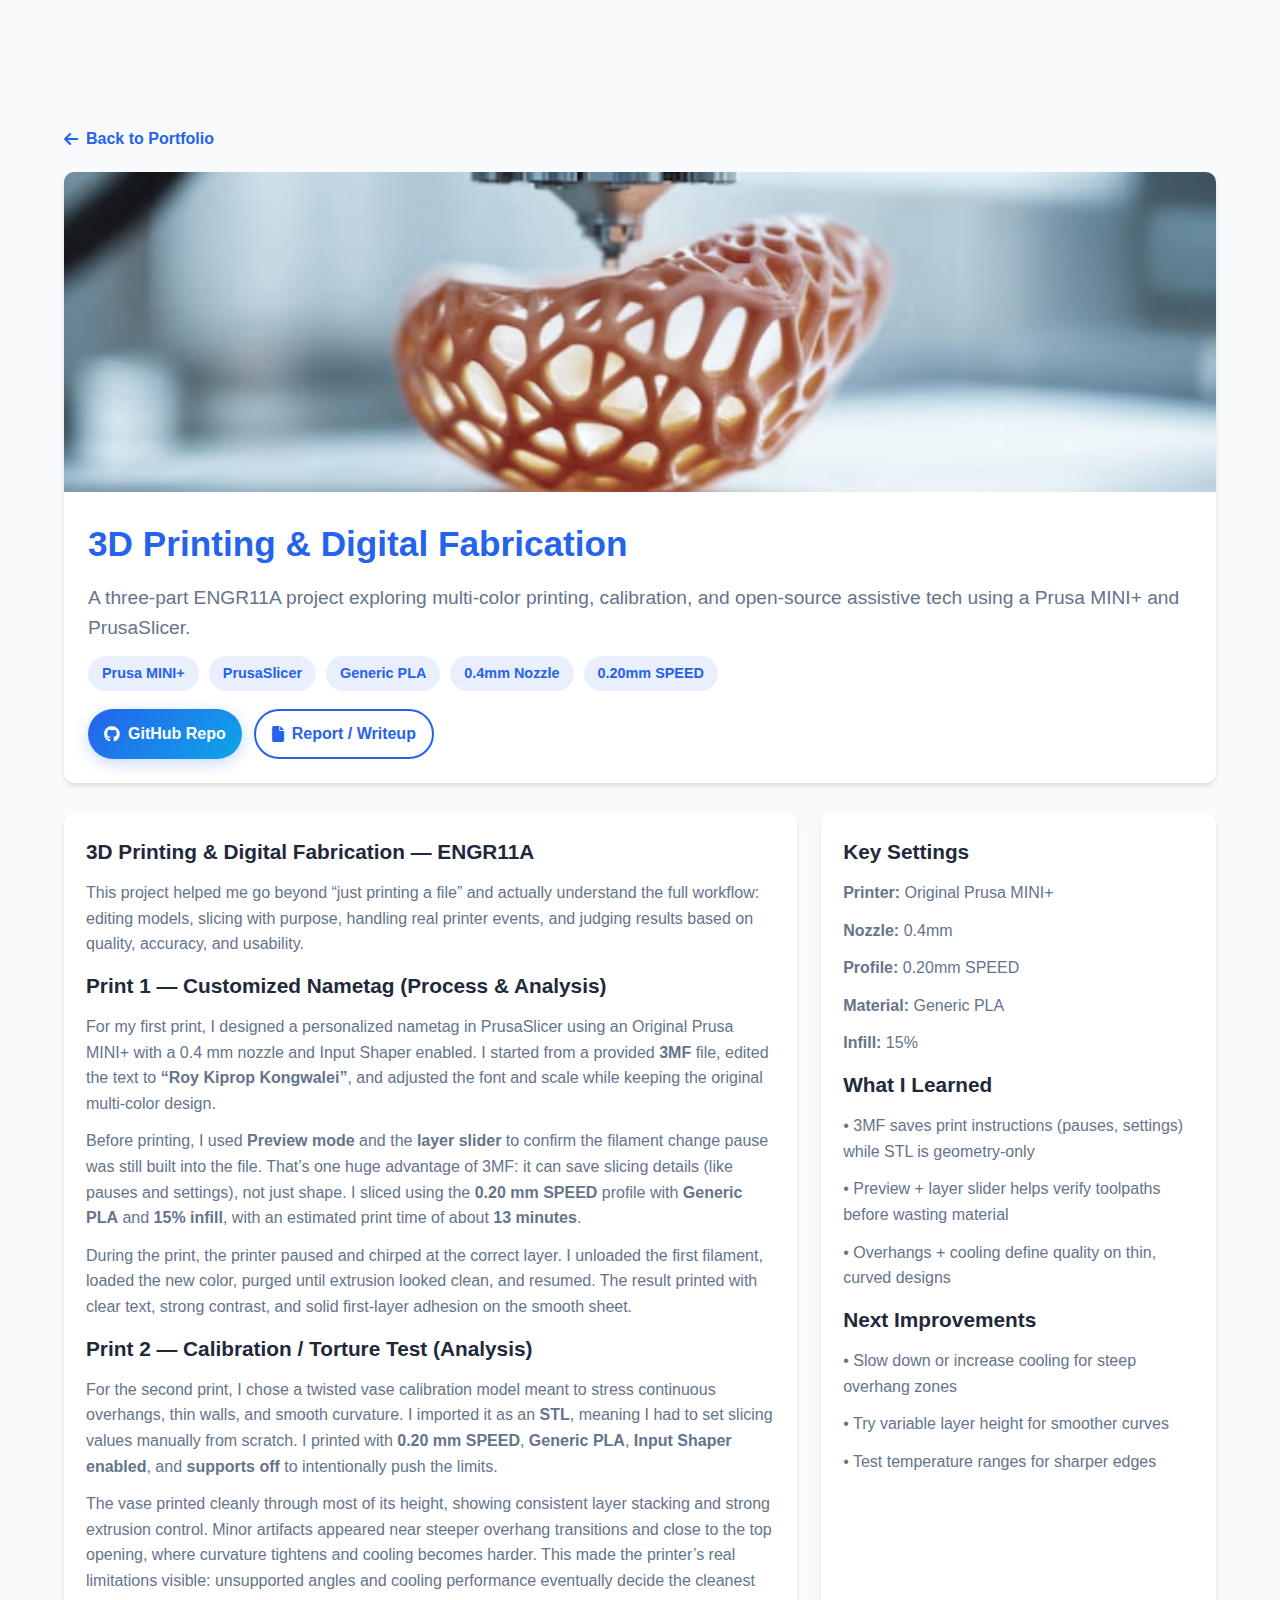
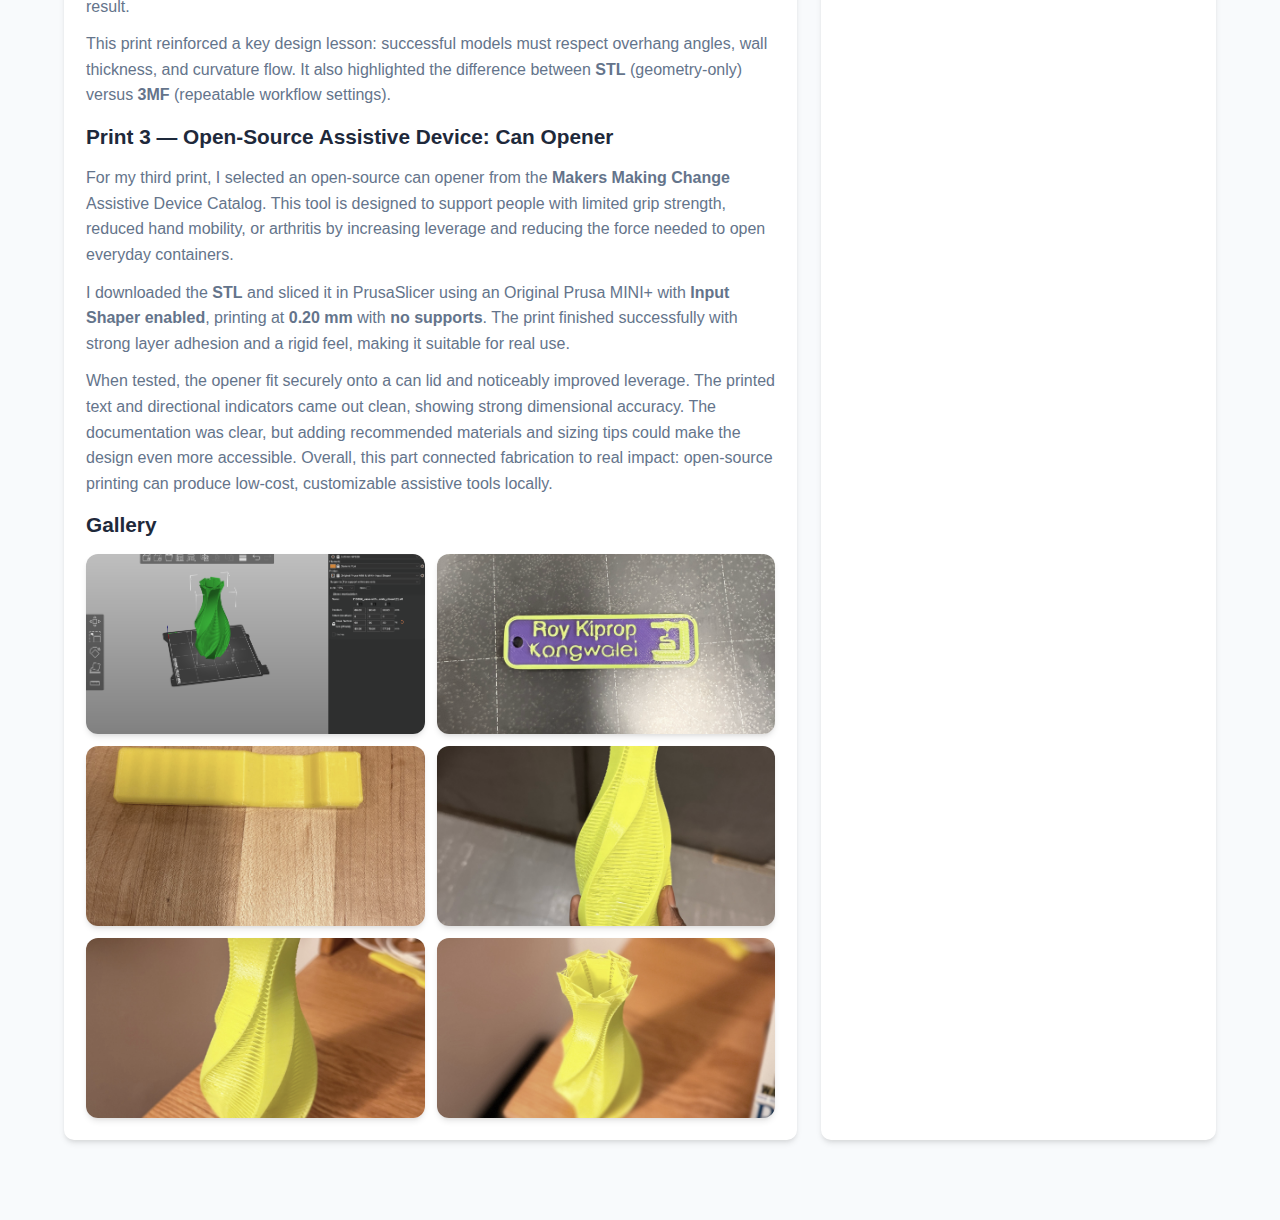
<file: 3d-printing.html>
<!DOCTYPE html>
<html lang="en">
<head>
  <meta charset="UTF-8" />
  <meta name="viewport" content="width=device-width, initial-scale=1.0" />
  <title>3D Printing & Digital Fabrication</title>

  <!-- Use your main CSS so it matches your portfolio style -->
  <link rel="stylesheet" href="styles.css" />

  <!-- Font Awesome (only if your main site uses it) -->
  <link rel="stylesheet" href="https://cdnjs.cloudflare.com/ajax/libs/font-awesome/6.5.0/css/all.min.css"/>

  <style>
    /* Small page-specific layout (keeps your main theme) */
    .project-page { padding: 110px 0 80px; }

    .project-hero {
      background: var(--card);
      border-radius: var(--radius);
      box-shadow: var(--shadow);
      overflow: hidden;
      margin-top: 20px;
    }

    body.dark-mode .project-hero { background: var(--dark-card); }

    .project-hero-img { height: 320px; overflow: hidden; }

    .project-hero-img img {
      width: 100%;
      height: 100%;
      object-fit: cover;
      filter: grayscale(50%);
    }

    .project-hero-content { padding: 24px; }

    .project-hero-content h1 {
      font-size: 2.2rem;
      margin-bottom: 10px;
      color: var(--primary);
    }

    .meta-row {
      display: flex;
      flex-wrap: wrap;
      gap: 10px;
      margin: 12px 0 18px;
    }

    .meta-pill {
      background: rgba(37, 99, 235, 0.1);
      color: var(--primary);
      padding: 6px 14px;
      border-radius: 999px;
      font-size: 0.9rem;
      font-weight: 600;
    }

    body.dark-mode .meta-pill {
      background: rgba(37, 99, 235, 0.2);
      color: var(--accent);
    }

    .project-actions {
      display: flex;
      flex-wrap: wrap;
      gap: 12px;
      margin-top: 18px;
    }

    .project-actions a {
      display: inline-flex;
      align-items: center;
      gap: 8px;
      text-decoration: none;
      font-weight: 600;
      padding: 10px 16px;
      border-radius: 999px;
      transition: var(--transition);
    }

    .action-primary {
      background: linear-gradient(135deg, var(--primary), var(--accent));
      color: white;
      box-shadow: 0 4px 15px rgba(37, 99, 235, 0.25);
    }

    .action-secondary {
      border: 2px solid var(--primary);
      color: var(--primary);
      background: transparent;
    }

    .action-secondary:hover {
      background: var(--primary);
      color: white;
    }

    .content-grid {
      display: grid;
      grid-template-columns: 1.3fr 0.7fr;
      gap: 24px;
      margin-top: 30px;
    }

    @media (max-width: 900px) {
      .content-grid { grid-template-columns: 1fr; }
    }

    .panel {
      background: var(--card);
      border-radius: var(--radius);
      box-shadow: var(--shadow);
      padding: 22px;
    }

    body.dark-mode .panel { background: var(--dark-card); }

    .panel h2 {
      font-size: 1.3rem;
      margin-bottom: 12px;
      color: var(--text);
    }

    body.dark-mode .panel h2 { color: var(--dark-text); }

    .panel p {
      color: var(--text-light);
      margin-bottom: 12px;
    }

    body.dark-mode .panel p { color: var(--dark-text-light); }

    .gallery {
      display: grid;
      grid-template-columns: repeat(2, 1fr);
      gap: 12px;
      margin-top: 10px;
    }

    .gallery img {
      width: 100%;
      height: 180px;
      object-fit: cover;
      border-radius: 12px;
      box-shadow: var(--shadow);
      filter: grayscale(40%);
      transition: var(--transition);
    }

    .gallery img:hover {
      filter: grayscale(0%);
      transform: scale(1.02);
    }

    .back-link {
      display: inline-flex;
      gap: 8px;
      align-items: center;
      text-decoration: none;
      color: var(--primary);
      font-weight: 600;
      margin-top: 16px;
    }

    .back-link:hover { transform: translateX(-3px); }
  </style>
</head>

<body>
  <div class="container project-page">
    <a class="back-link" href="index.html">
      <i class="fas fa-arrow-left"></i> Back to Portfolio
    </a>

    <div class="project-hero">
      <div class="project-hero-img">
        <img src="3dprinting.jpeg" alt="3D printing project cover" />
      </div>

      <div class="project-hero-content">
        <h1>3D Printing & Digital Fabrication</h1>
        <p class="subtitle" style="margin-bottom: 0;">
          A three-part ENGR11A project exploring multi-color printing, calibration, and open-source assistive tech
          using a Prusa MINI+ and PrusaSlicer.
        </p>

        <div class="meta-row">
          <span class="meta-pill">Prusa MINI+</span>
          <span class="meta-pill">PrusaSlicer</span>
          <span class="meta-pill">Generic PLA</span>
          <span class="meta-pill">0.4mm Nozzle</span>
          <span class="meta-pill">0.20mm SPEED</span>
        </div>

        <div class="project-actions">
          <a class="action-primary" href="https://github.com/yourusername/3d-printing" target="_blank" rel="noopener noreferrer">
            <i class="fab fa-github"></i> GitHub Repo
          </a>

          <a class="action-secondary" href="#" onclick="alert('Add your report link here!')">
            <i class="fas fa-file"></i> Report / Writeup
          </a>
        </div>
      </div>
    </div>

    <div class="content-grid">
      <!-- LEFT: Main content -->
      <div class="panel">
        <h2>3D Printing & Digital Fabrication — ENGR11A</h2>
        <p>
          This project helped me go beyond “just printing a file” and actually understand the full workflow:
          editing models, slicing with purpose, handling real printer events, and judging results based on quality,
          accuracy, and usability.
        </p>

        <h2>Print 1 — Customized Nametag (Process & Analysis)</h2>
        <p>
          For my first print, I designed a personalized nametag in PrusaSlicer using an Original Prusa MINI+ with a 0.4 mm nozzle
          and Input Shaper enabled. I started from a provided <strong>3MF</strong> file, edited the text to
          <strong>“Roy Kiprop Kongwalei”</strong>, and adjusted the font and scale while keeping the original multi-color design.
        </p>
        <p>
          Before printing, I used <strong>Preview mode</strong> and the <strong>layer slider</strong> to confirm the
          filament change pause was still built into the file. That’s one huge advantage of 3MF: it can save slicing details
          (like pauses and settings), not just shape. I sliced using the <strong>0.20 mm SPEED</strong> profile with
          <strong>Generic PLA</strong> and <strong>15% infill</strong>, with an estimated print time of about <strong>13 minutes</strong>.
        </p>
        <p>
          During the print, the printer paused and chirped at the correct layer. I unloaded the first filament, loaded the new color,
          purged until extrusion looked clean, and resumed. The result printed with clear text, strong contrast, and solid first-layer
          adhesion on the smooth sheet.
        </p>

        <h2>Print 2 — Calibration / Torture Test (Analysis)</h2>
        <p>
          For the second print, I chose a twisted vase calibration model meant to stress continuous overhangs, thin walls,
          and smooth curvature. I imported it as an <strong>STL</strong>, meaning I had to set slicing values manually from scratch.
          I printed with <strong>0.20 mm SPEED</strong>, <strong>Generic PLA</strong>, <strong>Input Shaper enabled</strong>,
          and <strong>supports off</strong> to intentionally push the limits.
        </p>
        <p>
          The vase printed cleanly through most of its height, showing consistent layer stacking and strong extrusion control.
          Minor artifacts appeared near steeper overhang transitions and close to the top opening, where curvature tightens and cooling becomes harder.
          This made the printer’s real limitations visible: unsupported angles and cooling performance eventually decide the cleanest result.
        </p>
        <p>
          This print reinforced a key design lesson: successful models must respect overhang angles, wall thickness, and curvature flow.
          It also highlighted the difference between <strong>STL</strong> (geometry-only) versus <strong>3MF</strong> (repeatable workflow settings).
        </p>

        <h2>Print 3 — Open-Source Assistive Device: Can Opener</h2>
        <p>
          For my third print, I selected an open-source can opener from the <strong>Makers Making Change</strong> Assistive Device Catalog.
          This tool is designed to support people with limited grip strength, reduced hand mobility, or arthritis by increasing leverage and reducing
          the force needed to open everyday containers.
        </p>
        <p>
          I downloaded the <strong>STL</strong> and sliced it in PrusaSlicer using an Original Prusa MINI+ with <strong>Input Shaper enabled</strong>,
          printing at <strong>0.20 mm</strong> with <strong>no supports</strong>. The print finished successfully with strong layer adhesion and a rigid feel,
          making it suitable for real use.
        </p>
        <p>
          When tested, the opener fit securely onto a can lid and noticeably improved leverage. The printed text and directional indicators came out clean,
          showing strong dimensional accuracy. The documentation was clear, but adding recommended materials and sizing tips could make the design even more accessible.
          Overall, this part connected fabrication to real impact: open-source printing can produce low-cost, customizable assistive tools locally.
        </p>

        <h2>Gallery</h2>
        <div class="gallery">
          <img src="3d_printing.jpeg" alt="3D printing cover" />
          <img src="nametag.jpeg" alt="Printed nametag" />
          <img src="bottleopener.jpeg" alt="PrusaSlicer screenshot" />
          <img src="vase.jpeg" alt="Twisted vase print" />
          <img src="vase2.jpeg" alt="Twisted vase print" />
          <img src="vase3.jpeg" alt="Twisted vase print" />
        </div>
      </div>

      <!-- RIGHT: Quick facts / results -->
      <div class="panel">
        <h2>Key Settings</h2>
        <p><strong>Printer:</strong> Original Prusa MINI+</p>
        <p><strong>Nozzle:</strong> 0.4mm</p>
        <p><strong>Profile:</strong> 0.20mm SPEED</p>
        <p><strong>Material:</strong> Generic PLA</p>
        <p><strong>Infill:</strong> 15%</p>

        <h2>What I Learned</h2>
        <p>• 3MF saves print instructions (pauses, settings) while STL is geometry-only</p>
        <p>• Preview + layer slider helps verify toolpaths before wasting material</p>
        <p>• Overhangs + cooling define quality on thin, curved designs</p>

        <h2>Next Improvements</h2>
        <p>• Slow down or increase cooling for steep overhang zones</p>
        <p>• Try variable layer height for smoother curves</p>
        <p>• Test temperature ranges for sharper edges</p>
      </div>
    </div>
  </div>
</body>
</html>
</file>
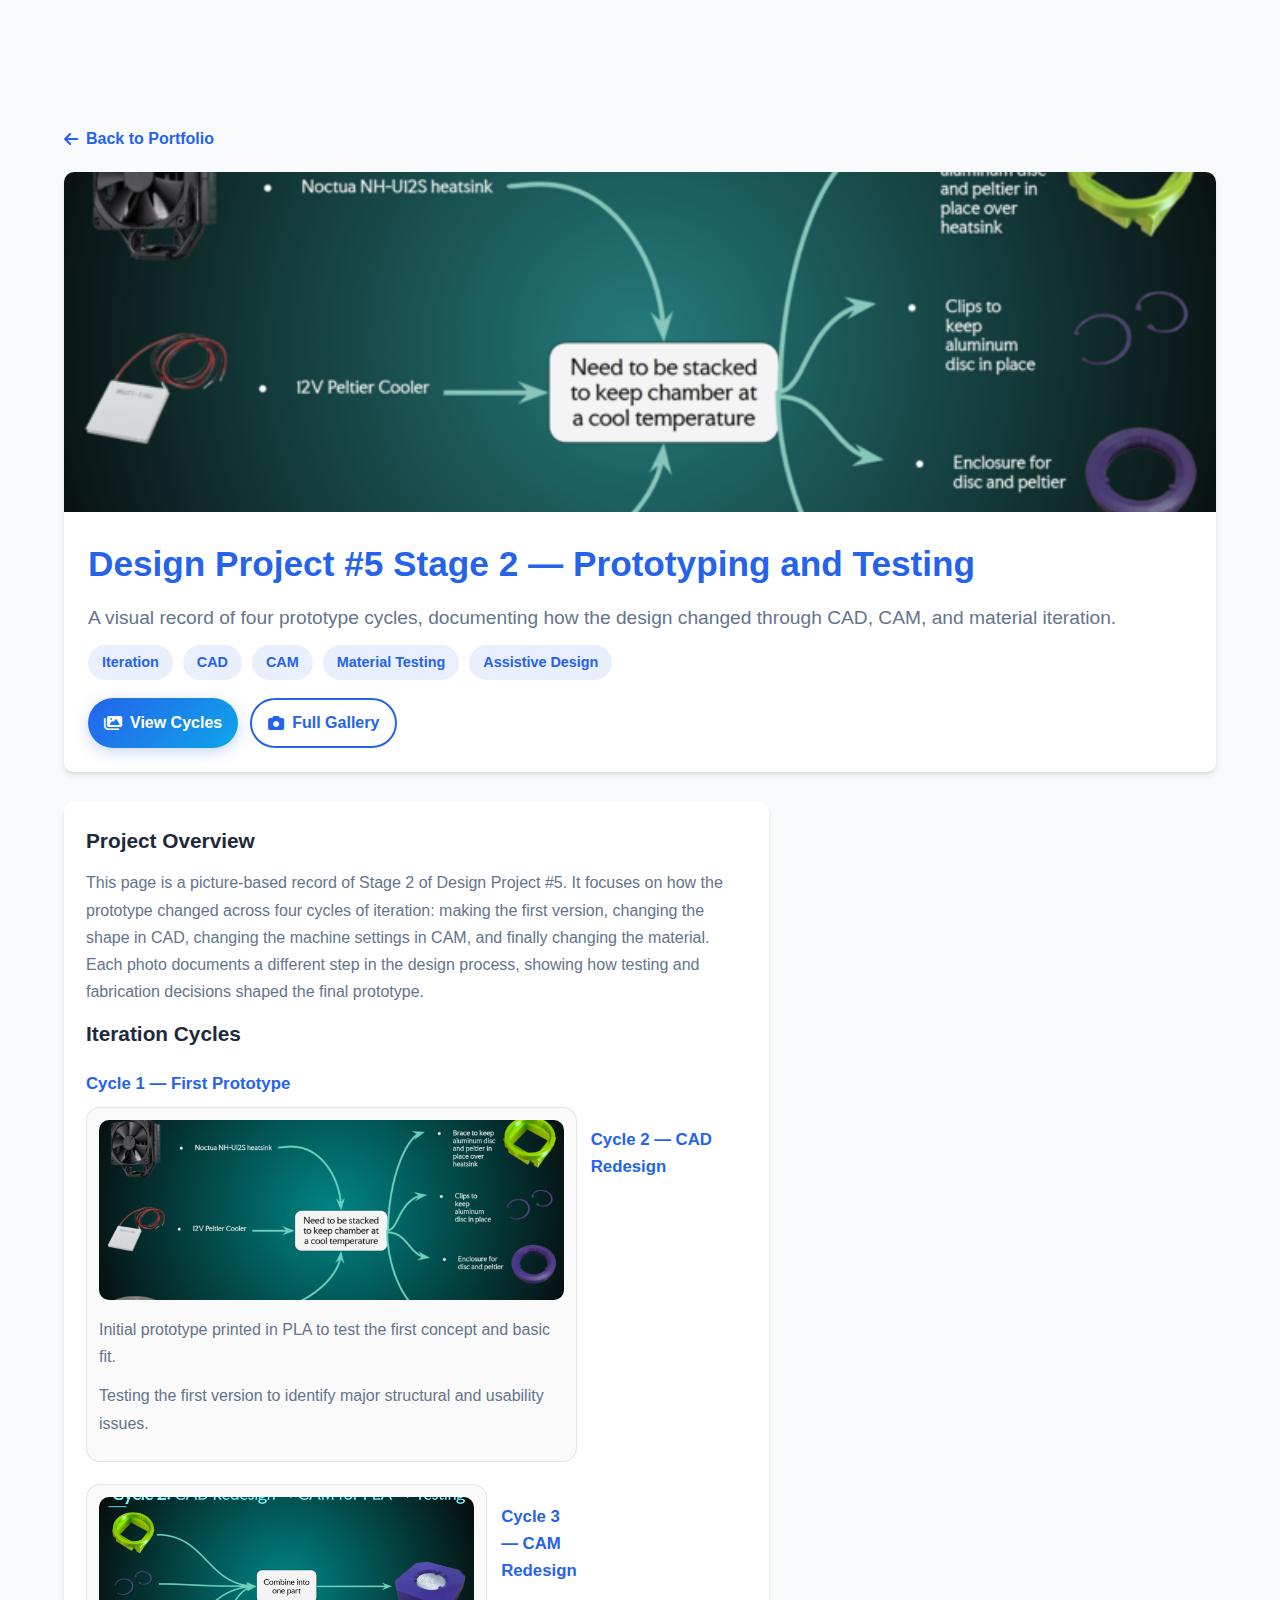
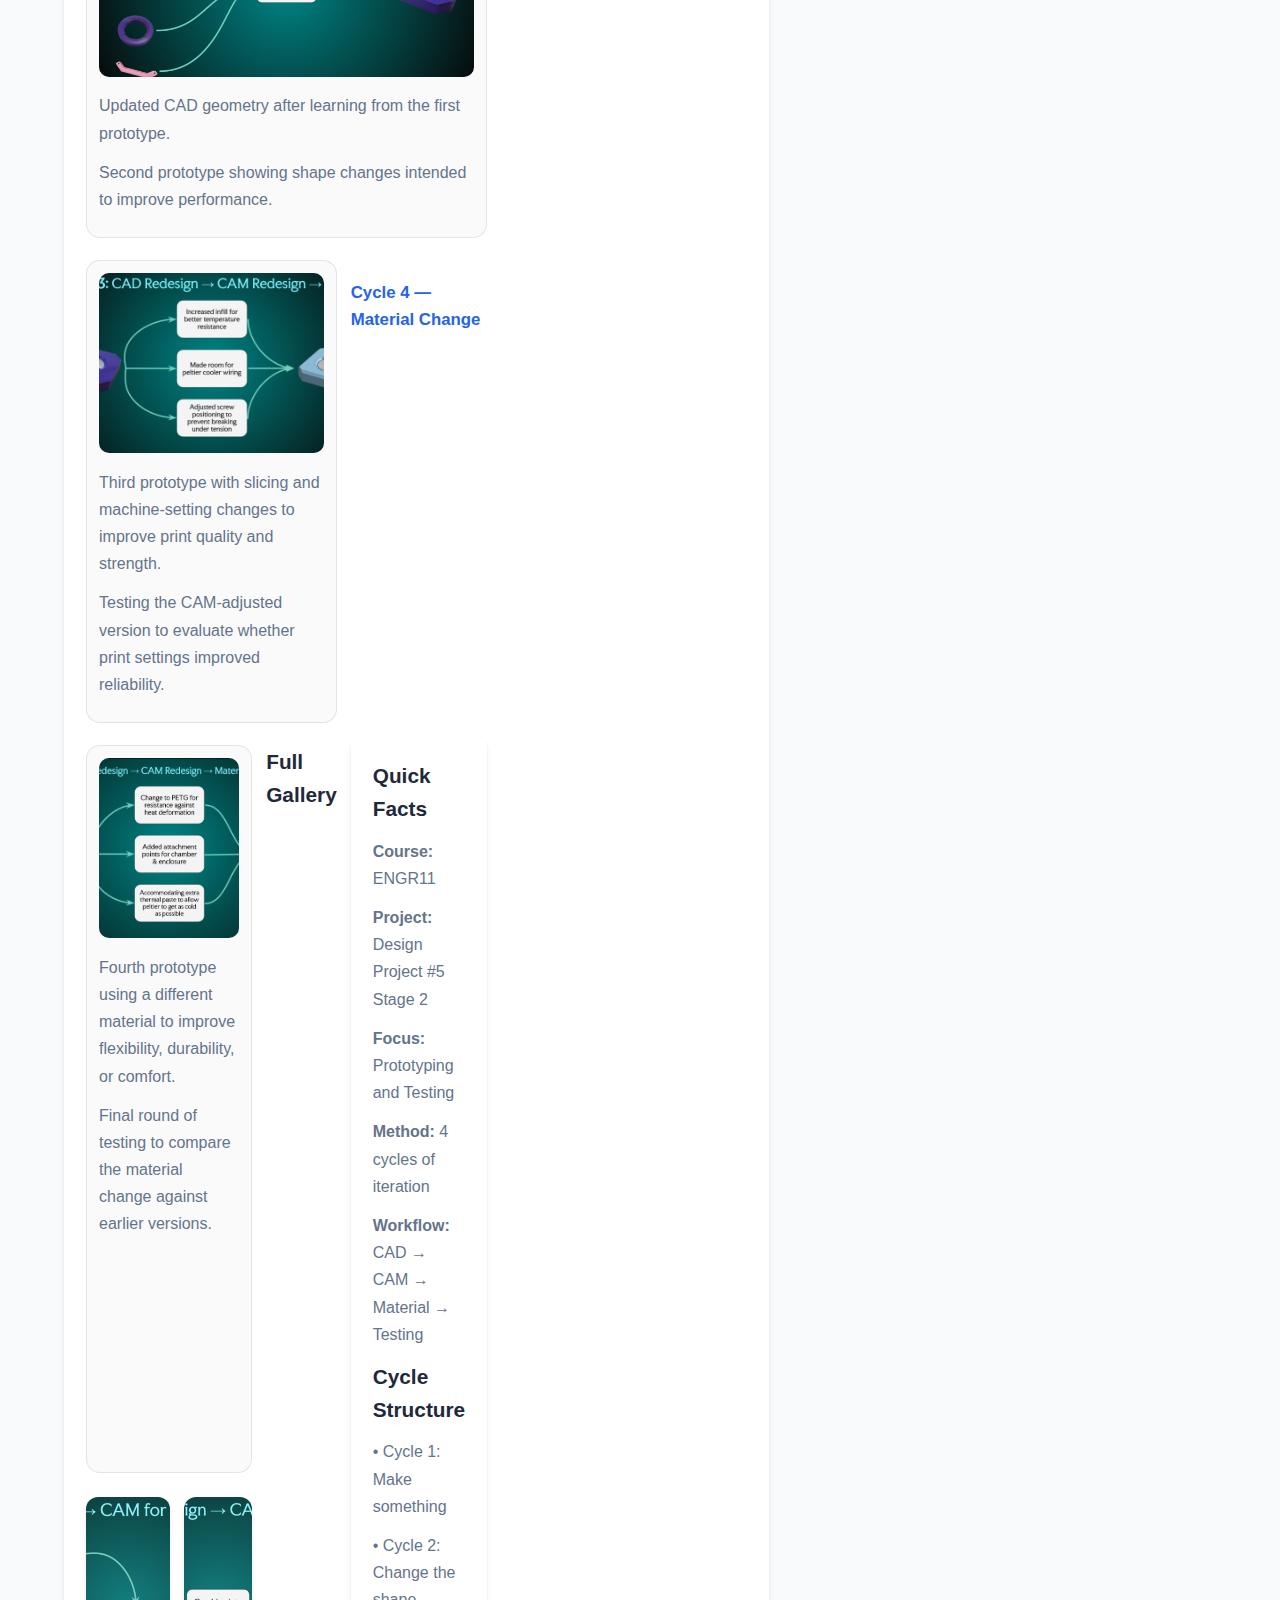
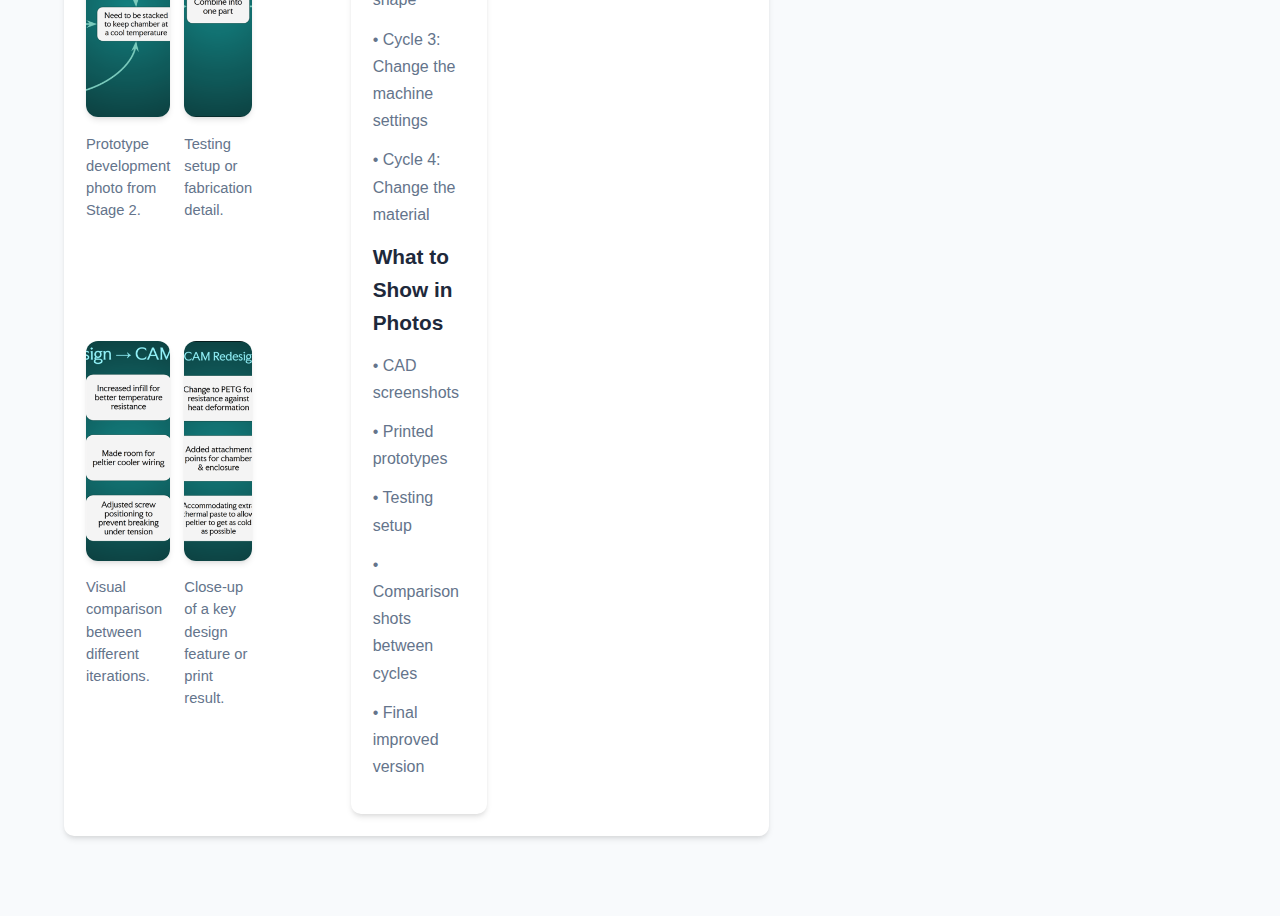
<file: CAM.html>
<!DOCTYPE html>
<html lang="en">
<head>
  <meta charset="UTF-8" />
  <meta name="viewport" content="width=device-width, initial-scale=1.0" />
  <title>Design Project #5 Stage 2 — Prototyping and Testing</title>

  <link rel="stylesheet" href="styles.css" />
  <link rel="stylesheet" href="https://cdnjs.cloudflare.com/ajax/libs/font-awesome/6.5.0/css/all.min.css"/>

  <style>
    .project-page { padding: 110px 0 80px; }

    .project-hero {
      background: var(--card);
      border-radius: var(--radius);
      box-shadow: var(--shadow);
      overflow: hidden;
      margin-top: 20px;
    }

    body.dark-mode .project-hero { background: var(--dark-card); }

    .project-hero-img { height: 340px; overflow: hidden; }

    .project-hero-img img {
      width: 100%;
      height: 100%;
      object-fit: cover;
      filter: grayscale(35%);
    }

    .project-hero-content { padding: 24px; }

    .project-hero-content h1 {
      font-size: 2.2rem;
      margin-bottom: 10px;
      color: var(--primary);
    }

    .meta-row {
      display: flex;
      flex-wrap: wrap;
      gap: 10px;
      margin: 12px 0 18px;
    }

    .meta-pill {
      background: rgba(37, 99, 235, 0.1);
      color: var(--primary);
      padding: 6px 14px;
      border-radius: 999px;
      font-size: 0.9rem;
      font-weight: 600;
    }

    body.dark-mode .meta-pill {
      background: rgba(37, 99, 235, 0.2);
      color: var(--accent);
    }

    .project-actions {
      display: flex;
      flex-wrap: wrap;
      gap: 12px;
      margin-top: 18px;
    }

    .project-actions a {
      display: inline-flex;
      align-items: center;
      gap: 8px;
      text-decoration: none;
      font-weight: 600;
      padding: 10px 16px;
      border-radius: 999px;
      transition: var(--transition);
    }

    .action-primary {
      background: linear-gradient(135deg, var(--primary), var(--accent));
      color: white;
      box-shadow: 0 4px 15px rgba(37, 99, 235, 0.25);
    }

    .action-secondary {
      border: 2px solid var(--primary);
      color: var(--primary);
      background: transparent;
    }

    .action-secondary:hover {
      background: var(--primary);
      color: white;
    }

    .content-grid {
      display: grid;
      grid-template-columns: 1.25fr 0.75fr;
      gap: 24px;
      margin-top: 30px;
    }

    @media (max-width: 900px) {
      .content-grid { grid-template-columns: 1fr; }
    }

    .panel {
      background: var(--card);
      border-radius: var(--radius);
      box-shadow: var(--shadow);
      padding: 22px;
    }

    body.dark-mode .panel { background: var(--dark-card); }

    .panel h2 {
      font-size: 1.3rem;
      margin-bottom: 12px;
      color: var(--text);
    }

    .panel h3 {
      margin-top: 20px;
      margin-bottom: 10px;
      color: var(--primary);
      font-size: 1.05rem;
    }

    body.dark-mode .panel h2,
    body.dark-mode .panel h3 { color: var(--dark-text); }

    .panel p,
    .panel li {
      color: var(--text-light);
      margin-bottom: 12px;
      line-height: 1.7;
    }

    body.dark-mode .panel p,
    body.dark-mode .panel li { color: var(--dark-text-light); }

    .gallery {
      display: grid;
      grid-template-columns: repeat(2, 1fr);
      gap: 14px;
      margin-top: 10px;
    }

    .gallery figure {
      margin: 0;
    }

    .gallery img {
      width: 100%;
      height: 220px;
      object-fit: cover;
      border-radius: 12px;
      box-shadow: var(--shadow);
      filter: grayscale(18%);
      transition: var(--transition);
    }

    .gallery img:hover {
      filter: grayscale(0%);
      transform: scale(1.02);
    }

    .gallery figcaption {
      margin-top: 8px;
      font-size: 0.92rem;
      color: var(--text-light);
      line-height: 1.5;
    }

    .cycle-grid {
      display: grid;
      grid-template-columns: repeat(2, 1fr);
      gap: 14px;
      margin-top: 8px;
    }

    .cycle-card {
      border: 1px solid rgba(148, 163, 184, 0.25);
      border-radius: 14px;
      padding: 12px;
      background: rgba(148, 163, 184, 0.05);
    }

    .cycle-card img {
      width: 100%;
      height: 180px;
      object-fit: cover;
      border-radius: 10px;
      margin-bottom: 8px;
    }

    .back-link {
      display: inline-flex;
      gap: 8px;
      align-items: center;
      text-decoration: none;
      color: var(--primary);
      font-weight: 600;
      margin-top: 16px;
    }

    .back-link:hover { transform: translateX(-3px); }

    ul {
      padding-left: 20px;
      margin-bottom: 12px;
    }
  </style>
</head>

<body>
  <div class="container project-page">
    <a class="back-link" href="index.html">
      <i class="fas fa-arrow-left"></i> Back to Portfolio
    </a>

    <div class="project-hero">
      <div class="project-hero-img">
        <img src="cycle1.jpeg" alt="Project 5 Stage 2 prototype cover" />
      </div>

      <div class="project-hero-content">
        <h1>Design Project #5 Stage 2 — Prototyping and Testing</h1>
        <p class="subtitle" style="margin-bottom: 0;">
          A visual record of four prototype cycles, documenting how the design changed through CAD, CAM, and material iteration.
        </p>

        <div class="meta-row">
          <span class="meta-pill">Iteration</span>
          <span class="meta-pill">CAD</span>
          <span class="meta-pill">CAM</span>
          <span class="meta-pill">Material Testing</span>
          <span class="meta-pill">Assistive Design</span>
        </div>

        <div class="project-actions">
          <a class="action-primary" href="#cycles">
            <i class="fas fa-images"></i> View Cycles
          </a>
          <a class="action-secondary" href="#gallery">
            <i class="fas fa-camera"></i> Full Gallery
          </a>
        </div>
      </div>
    </div>

    <div class="content-grid">
      <div class="panel">
        <h2>Project Overview</h2>
        <p>
          This page is a picture-based record of Stage 2 of Design Project #5. It focuses on how the prototype changed across four cycles of iteration: making the first version, changing the shape in CAD, changing the machine settings in CAM, and finally changing the material. Each photo documents a different step in the design process, showing how testing and fabrication decisions shaped the final prototype.
        </p>

        <h2 id="cycles">Iteration Cycles</h2>

        <h3>Cycle 1 — First Prototype</h3>
        <div class="cycle-grid">
          <div class="cycle-card">
            <img src="cycle1.jpeg" alt="Cycle 1 first prototype" />
            <p>Initial prototype printed in PLA to test the first concept and basic fit.</p>
            <p>Testing the first version to identify major structural and usability issues.</p>
          </div>

        <h3>Cycle 2 — CAD Redesign</h3>
        <div class="cycle-grid">
          <div class="cycle-card">
            <img src="cycle2.jpeg" alt="Cycle 2 redesigned geometry" />
            <p>Updated CAD geometry after learning from the first prototype.</p>
            <p>Second prototype showing shape changes intended to improve performance.</p>
          </div>

        <h3>Cycle 3 — CAM Redesign</h3>
        <div class="cycle-grid">
          <div class="cycle-card">
            <img src="cycle3.jpeg" alt="Cycle 3 print settings iteration" />
            <p>Third prototype with slicing and machine-setting changes to improve print quality and strength.</p>
            <p>Testing the CAM-adjusted version to evaluate whether print settings improved reliability.</p>
          </div>

        <h3>Cycle 4 — Material Change</h3>
        <div class="cycle-grid">
          <div class="cycle-card">
            <img src="cycle4.jpeg" alt="Cycle 4 new material prototype" />
            <p>Fourth prototype using a different material to improve flexibility, durability, or comfort.</p>
             <p>Final round of testing to compare the material change against earlier versions.</p>
          </div>

        <h2 id="gallery">Full Gallery</h2>
        <div class="gallery">
          <figure>
            <img src="cycle1.jpeg" alt="Prototype image 1" />
            <figcaption>Prototype development photo from Stage 2.</figcaption>
          </figure>
          <figure>
            <img src="cycle2.jpeg" alt="Prototype image 2" />
            <figcaption>Testing setup or fabrication detail.</figcaption>
          </figure>
          <figure>
            <img src="cycle3.jpeg" alt="Prototype image 3" />
            <figcaption>Visual comparison between different iterations.</figcaption>
          </figure>
          <figure>
            <img src="cycle4.jpeg" alt="Prototype image 4" />
            <figcaption>Close-up of a key design feature or print result.</figcaption>
          </figure>
        </div>
      </div>

      <div class="panel">
        <h2>Quick Facts</h2>
        <p><strong>Course:</strong> ENGR11</p>
        <p><strong>Project:</strong> Design Project #5 Stage 2</p>
        <p><strong>Focus:</strong> Prototyping and Testing</p>
        <p><strong>Method:</strong> 4 cycles of iteration</p>
        <p><strong>Workflow:</strong> CAD → CAM → Material → Testing</p>

        <h2>Cycle Structure</h2>
        <p>• Cycle 1: Make something</p>
        <p>• Cycle 2: Change the shape</p>
        <p>• Cycle 3: Change the machine settings</p>
        <p>• Cycle 4: Change the material</p>

        <h2>What to Show in Photos</h2>
        <p>• CAD screenshots</p>
        <p>• Printed prototypes</p>
        <p>• Testing setup</p>
        <p>• Comparison shots between cycles</p>
        <p>• Final improved version</p>
      </div>
    </div>
  </div>
</body>
</html>
</file>
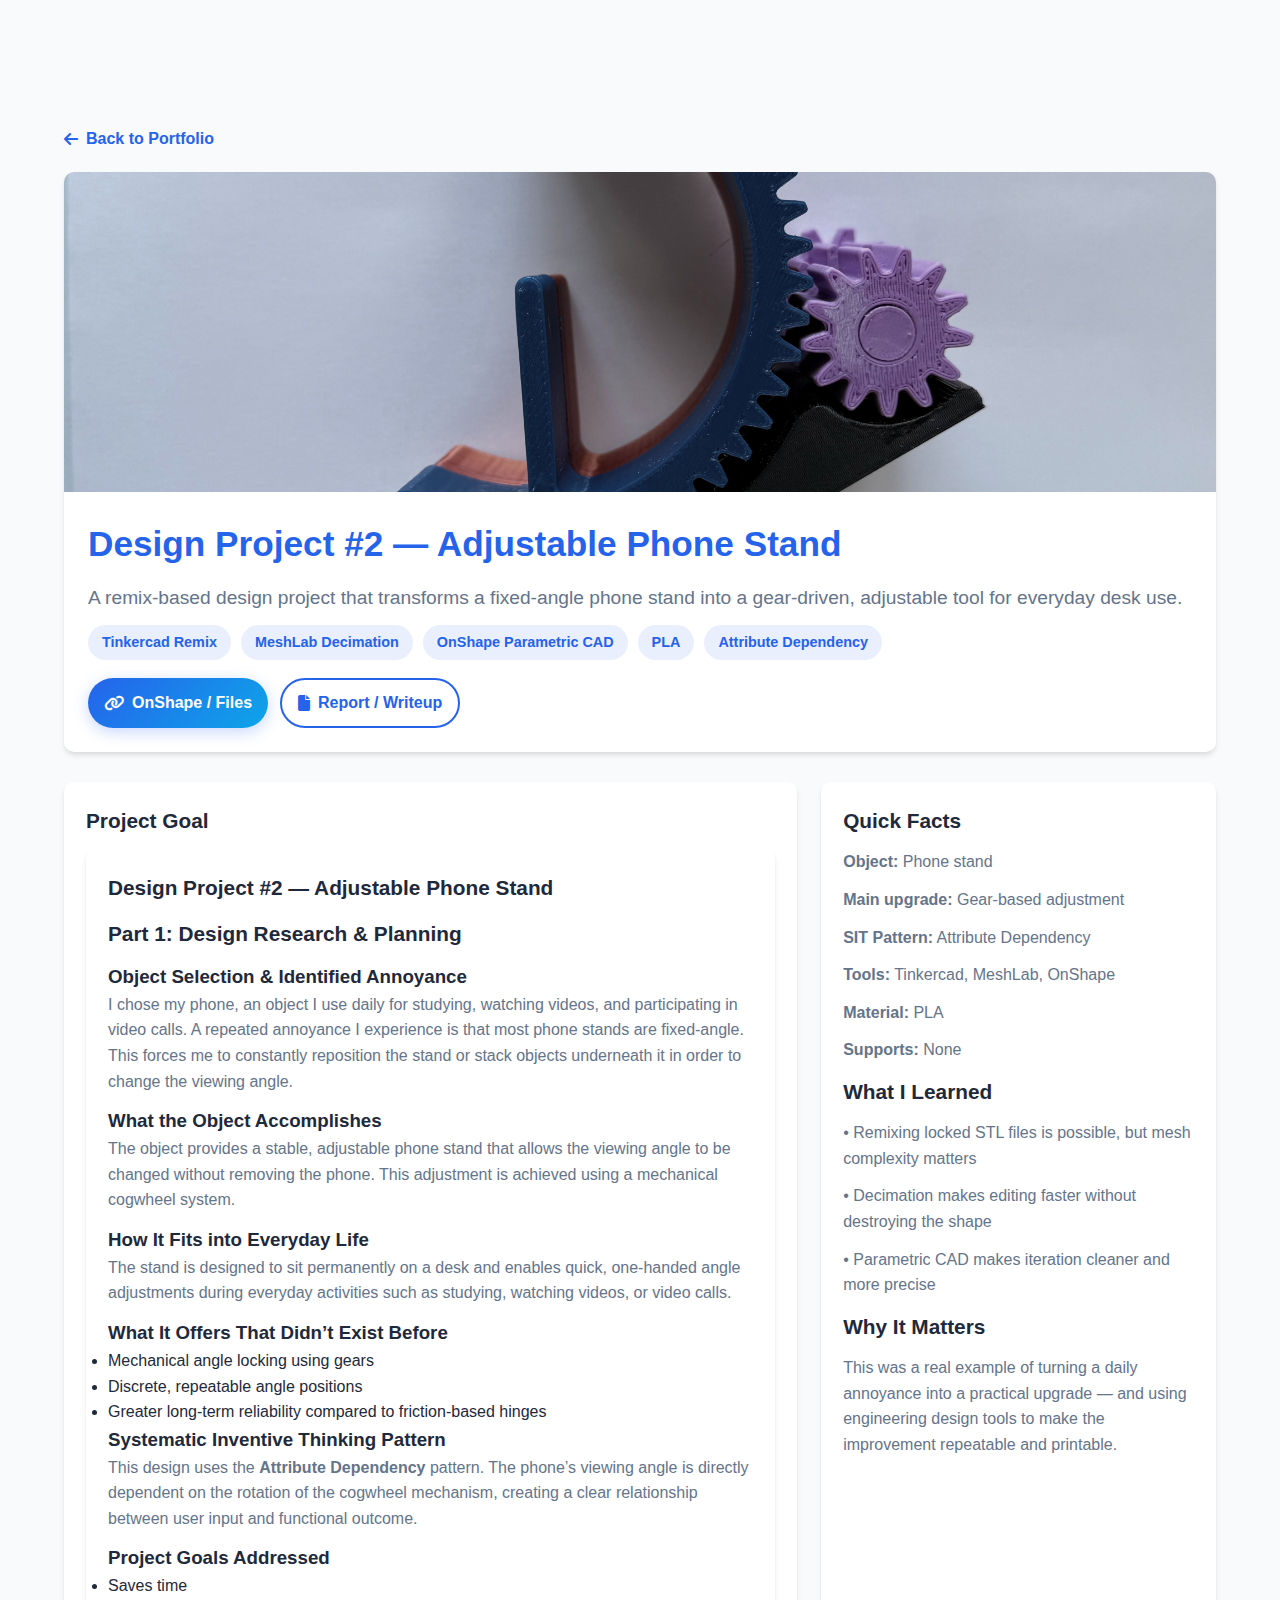
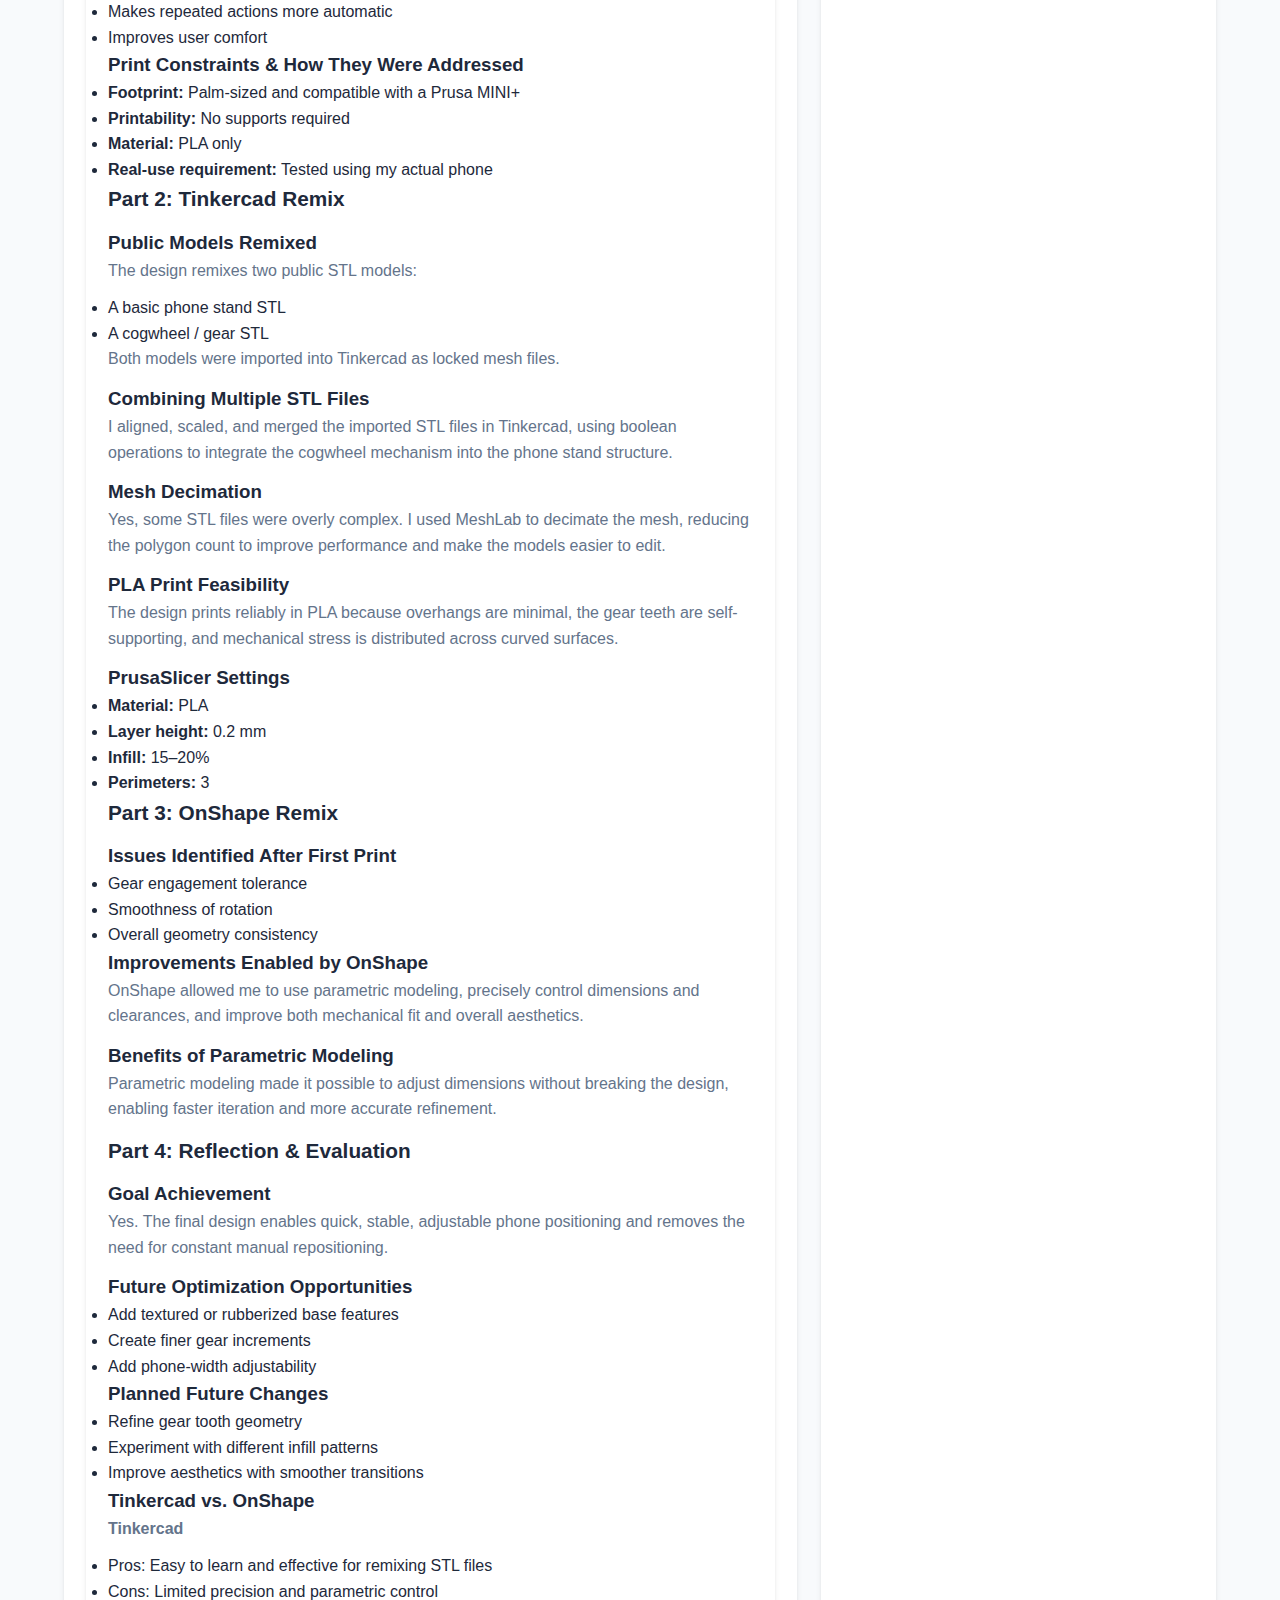
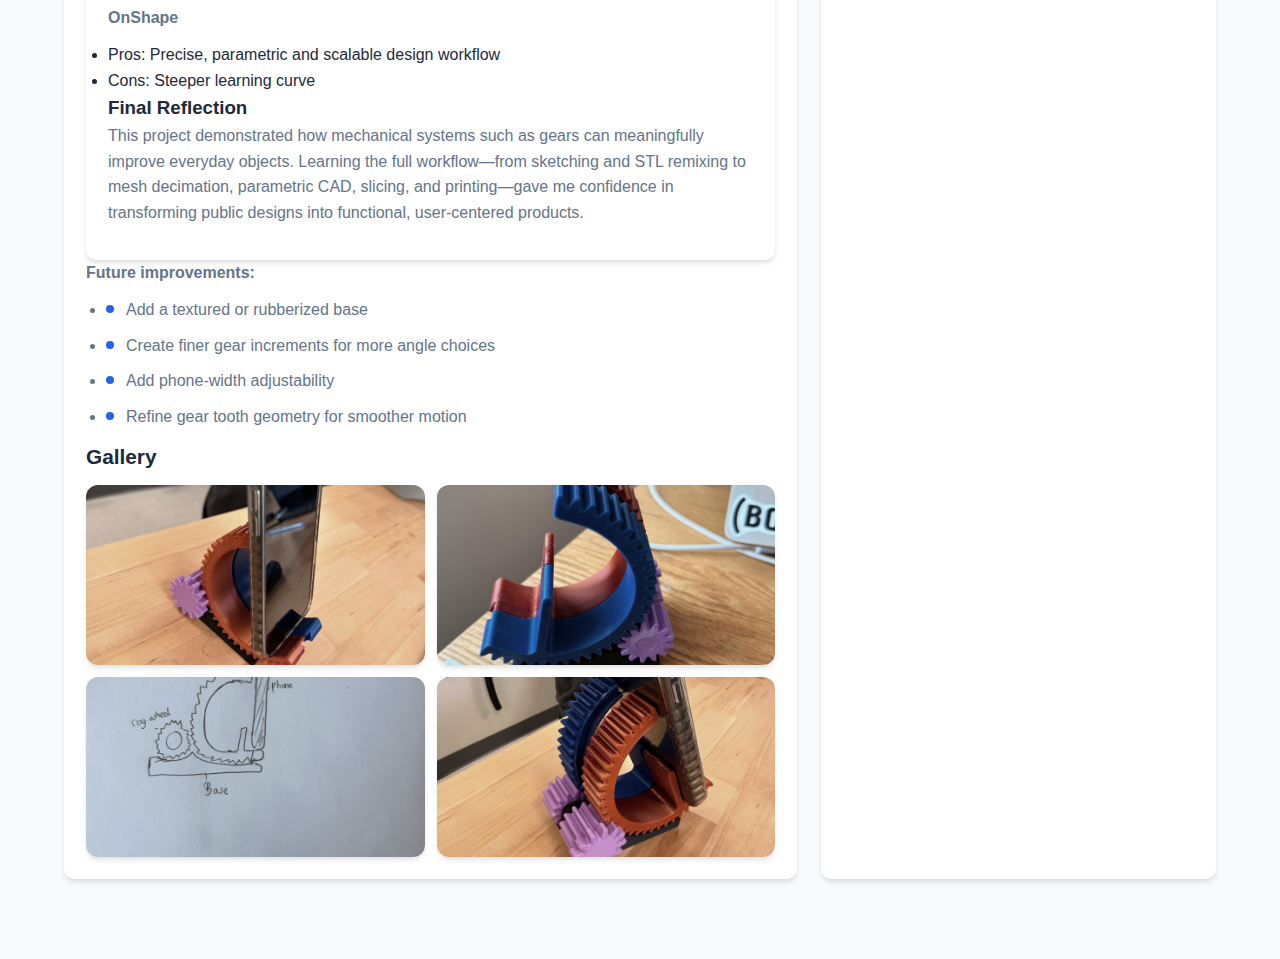
<file: Project2.html>
<!DOCTYPE html>
<html lang="en">
<head>
  <meta charset="UTF-8" />
  <meta name="viewport" content="width=device-width, initial-scale=1.0" />
  <title>Design Project #2 — Adjustable Phone Stand</title>

  <!-- Use your main CSS so it matches your portfolio style -->
  <link rel="stylesheet" href="styles.css" />

  <!-- Font Awesome (only if your main site uses it) -->
  <link rel="stylesheet" href="https://cdnjs.cloudflare.com/ajax/libs/font-awesome/6.5.0/css/all.min.css"/>

  <style>
    /* Small page-specific layout (keeps your main theme) */
    .project-page { padding: 110px 0 80px; }

    .project-hero {
      background: var(--card);
      border-radius: var(--radius);
      box-shadow: var(--shadow);
      overflow: hidden;
      margin-top: 20px;
    }

    body.dark-mode .project-hero { background: var(--dark-card); }

    .project-hero-img { height: 320px; overflow: hidden; }

    .project-hero-img img {
      width: 100%;
      height: 100%;
      object-fit: cover;
      filter: grayscale(50%);
    }

    .project-hero-content { padding: 24px; }

    .project-hero-content h1 {
      font-size: 2.2rem;
      margin-bottom: 10px;
      color: var(--primary);
    }

    .meta-row {
      display: flex;
      flex-wrap: wrap;
      gap: 10px;
      margin: 12px 0 18px;
    }

    .meta-pill {
      background: rgba(37, 99, 235, 0.1);
      color: var(--primary);
      padding: 6px 14px;
      border-radius: 999px;
      font-size: 0.9rem;
      font-weight: 600;
    }

    body.dark-mode .meta-pill {
      background: rgba(37, 99, 235, 0.2);
      color: var(--accent);
    }

    .project-actions {
      display: flex;
      flex-wrap: wrap;
      gap: 12px;
      margin-top: 18px;
    }

    .project-actions a {
      display: inline-flex;
      align-items: center;
      gap: 8px;
      text-decoration: none;
      font-weight: 600;
      padding: 10px 16px;
      border-radius: 999px;
      transition: var(--transition);
    }

    .action-primary {
      background: linear-gradient(135deg, var(--primary), var(--accent));
      color: white;
      box-shadow: 0 4px 15px rgba(37, 99, 235, 0.25);
    }

    .action-secondary {
      border: 2px solid var(--primary);
      color: var(--primary);
      background: transparent;
    }

    .action-secondary:hover {
      background: var(--primary);
      color: white;
    }

    .content-grid {
      display: grid;
      grid-template-columns: 1.3fr 0.7fr;
      gap: 24px;
      margin-top: 30px;
    }

    @media (max-width: 900px) {
      .content-grid { grid-template-columns: 1fr; }
    }

    .panel {
      background: var(--card);
      border-radius: var(--radius);
      box-shadow: var(--shadow);
      padding: 22px;
    }

    body.dark-mode .panel { background: var(--dark-card); }

    .panel h2 {
      font-size: 1.3rem;
      margin-bottom: 12px;
      color: var(--text);
    }

    body.dark-mode .panel h2 { color: var(--dark-text); }

    .panel p {
      color: var(--text-light);
      margin-bottom: 12px;
    }

    body.dark-mode .panel p { color: var(--dark-text-light); }

    .gallery {
      display: grid;
      grid-template-columns: repeat(2, 1fr);
      gap: 12px;
      margin-top: 10px;
    }

    .gallery img {
      width: 100%;
      height: 180px;
      object-fit: cover;
      border-radius: 12px;
      box-shadow: var(--shadow);
      filter: grayscale(40%);
      transition: var(--transition);
    }

    .gallery img:hover {
      filter: grayscale(0%);
      transform: scale(1.02);
    }

    .back-link {
      display: inline-flex;
      gap: 8px;
      align-items: center;
      text-decoration: none;
      color: var(--primary);
      font-weight: 600;
      margin-top: 16px;
    }

    .back-link:hover { transform: translateX(-3px); }
  </style>
</head>

<body>
  <div class="container project-page">
    <a class="back-link" href="index.html">
      <i class="fas fa-arrow-left"></i> Back to Portfolio
    </a>

    <div class="project-hero">
      <div class="project-hero-img">
        <!-- CHANGE THIS IMAGE -->
        <img src="project2_cover.jpeg" alt="Adjustable phone stand cover" />
      </div>

      <div class="project-hero-content">
        <h1>Design Project #2 — Adjustable Phone Stand</h1>
        <p class="subtitle" style="margin-bottom: 0;">
          A remix-based design project that transforms a fixed-angle phone stand into a gear-driven,
          adjustable tool for everyday desk use.
        </p>

        <div class="meta-row">
          <span class="meta-pill">Tinkercad Remix</span>
          <span class="meta-pill">MeshLab Decimation</span>
          <span class="meta-pill">OnShape Parametric CAD</span>
          <span class="meta-pill">PLA</span>
          <span class="meta-pill">Attribute Dependency</span>
        </div>

        <div class="project-actions">
          <!-- OPTIONAL: Replace with your real OnShape link / GitHub link -->
          <a class="action-primary" href="#" onclick="alert('Add your OnShape or GitHub link here!')">
            <i class="fas fa-link"></i> OnShape / Files
          </a>

          <!-- OPTIONAL: Replace with your report link -->
          <a class="action-secondary" href="#" onclick="alert('Add your writeup link here!')">
            <i class="fas fa-file"></i> Report / Writeup
          </a>
        </div>
      </div>
    </div>

    <div class="content-grid">
      <!-- LEFT: Main content -->
      <div class="panel">
        <h2>Project Goal</h2>
       <section class="panel">
  <h2>Design Project #2 — Adjustable Phone Stand</h2>

  <h2>Part 1: Design Research & Planning</h2>

  <h3>Object Selection & Identified Annoyance</h3>
  <p>
    I chose my phone, an object I use daily for studying, watching videos, and participating in video calls.
    A repeated annoyance I experience is that most phone stands are fixed-angle. This forces me to constantly
    reposition the stand or stack objects underneath it in order to change the viewing angle.
  </p>

  <h3> What the Object Accomplishes</h3>
  <p>
    The object provides a stable, adjustable phone stand that allows the viewing angle to be changed without
    removing the phone. This adjustment is achieved using a mechanical cogwheel system.
  </p>

  <h3>How It Fits into Everyday Life</h3>
  <p>
    The stand is designed to sit permanently on a desk and enables quick, one-handed angle adjustments during
    everyday activities such as studying, watching videos, or video calls.
  </p>

  <h3>What It Offers That Didn’t Exist Before</h3>
  <ul>
    <li>Mechanical angle locking using gears</li>
    <li>Discrete, repeatable angle positions</li>
    <li>Greater long-term reliability compared to friction-based hinges</li>
  </ul>

  <h3>Systematic Inventive Thinking Pattern</h3>
  <p>
    This design uses the <strong>Attribute Dependency</strong> pattern. The phone’s viewing angle is directly
    dependent on the rotation of the cogwheel mechanism, creating a clear relationship between user input and
    functional outcome.
  </p>

  <h3>Project Goals Addressed</h3>
  <ul>
    <li>Saves time</li>
    <li>Makes repeated actions more automatic</li>
    <li>Improves user comfort</li>
  </ul>

  <h3>Print Constraints & How They Were Addressed</h3>
  <ul>
    <li><strong>Footprint:</strong> Palm-sized and compatible with a Prusa MINI+</li>
    <li><strong>Printability:</strong> No supports required</li>
    <li><strong>Material:</strong> PLA only</li>
    <li><strong>Real-use requirement:</strong> Tested using my actual phone</li>
  </ul>

  <h2>Part 2: Tinkercad Remix</h2>

  <h3>Public Models Remixed</h3>
  <p>The design remixes two public STL models:</p>
  <ul>
    <li>A basic phone stand STL</li>
    <li>A cogwheel / gear STL</li>
  </ul>
  <p>
    Both models were imported into Tinkercad as locked mesh files.
  </p>

  <h3>Combining Multiple STL Files</h3>
  <p>
    I aligned, scaled, and merged the imported STL files in Tinkercad, using boolean operations to integrate
    the cogwheel mechanism into the phone stand structure.
  </p>

  <h3>Mesh Decimation</h3>
  <p>
    Yes, some STL files were overly complex. I used MeshLab to decimate the mesh, reducing the polygon count
    to improve performance and make the models easier to edit.
  </p>

  <h3>PLA Print Feasibility</h3>
  <p>
    The design prints reliably in PLA because overhangs are minimal, the gear teeth are self-supporting,
    and mechanical stress is distributed across curved surfaces.
  </p>

  <h3>PrusaSlicer Settings</h3>
  <ul>
    <li><strong>Material:</strong> PLA</li>
    <li><strong>Layer height:</strong> 0.2 mm</li>
    <li><strong>Infill:</strong> 15–20%</li>
    <li><strong>Perimeters:</strong> 3</li>
  </ul>

  <h2>Part 3: OnShape Remix</h2>

  <h3>Issues Identified After First Print</h3>
  <ul>
    <li>Gear engagement tolerance</li>
    <li>Smoothness of rotation</li>
    <li>Overall geometry consistency</li>
  </ul>

  <h3>Improvements Enabled by OnShape</h3>
  <p>
    OnShape allowed me to use parametric modeling, precisely control dimensions and clearances,
    and improve both mechanical fit and overall aesthetics.
  </p>

  <h3>Benefits of Parametric Modeling</h3>
  <p>
    Parametric modeling made it possible to adjust dimensions without breaking the design,
    enabling faster iteration and more accurate refinement.
  </p>

  <h2>Part 4: Reflection & Evaluation</h2>

  <h3> Goal Achievement</h3>
  <p>
    Yes. The final design enables quick, stable, adjustable phone positioning and removes the
    need for constant manual repositioning.
  </p>

  <h3>Future Optimization Opportunities</h3>
  <ul>
    <li>Add textured or rubberized base features</li>
    <li>Create finer gear increments</li>
    <li>Add phone-width adjustability</li>
  </ul>

  <h3>Planned Future Changes</h3>
  <ul>
    <li>Refine gear tooth geometry</li>
    <li>Experiment with different infill patterns</li>
    <li>Improve aesthetics with smoother transitions</li>
  </ul>

  <h3>Tinkercad vs. OnShape</h3>
  <p><strong>Tinkercad</strong></p>
  <ul>
    <li>Pros: Easy to learn and effective for remixing STL files</li>
    <li>Cons: Limited precision and parametric control</li>
  </ul>

  <p><strong>OnShape</strong></p>
  <ul>
    <li>Pros: Precise, parametric and scalable design workflow</li>
    <li>Cons: Steeper learning curve</li>
  </ul>

  <h3>Final Reflection</h3>
  <p>
    This project demonstrated how mechanical systems such as gears can meaningfully improve everyday objects.
    Learning the full workflow—from sketching and STL remixing to mesh decimation, parametric CAD, slicing,
    and printing—gave me confidence in transforming public designs into functional, user-centered products.
  </p>
</section>
        <p><strong>Future improvements:</strong></p>
        <ul class="experience-details">
          <li>Add a textured or rubberized base</li>
          <li>Create finer gear increments for more angle choices</li>
          <li>Add phone-width adjustability</li>
          <li>Refine gear tooth geometry for smoother motion</li>
        </ul>

        <h2>Gallery</h2>
        <div class="gallery">
          <!-- CHANGE THESE IMAGES -->
          <img src="PhoneStand1.jpeg" alt="Phone stand front view" />
          <img src="PhoneStand2.jpeg" alt="Gear mechanism detail" />
          <img src="Sketch.jpeg" alt="Sketch" />
          <img src="PhoneStand3.jpeg" alt="Phone stand in use" />
        </div>
      </div>

      <!-- RIGHT: Quick facts / results -->
      <div class="panel">
        <h2>Quick Facts</h2>
        <p><strong>Object:</strong> Phone stand</p>
        <p><strong>Main upgrade:</strong> Gear-based adjustment</p>
        <p><strong>SIT Pattern:</strong> Attribute Dependency</p>
        <p><strong>Tools:</strong> Tinkercad, MeshLab, OnShape</p>
        <p><strong>Material:</strong> PLA</p>
        <p><strong>Supports:</strong> None</p>

        <h2>What I Learned</h2>
        <p>• Remixing locked STL files is possible, but mesh complexity matters</p>
        <p>• Decimation makes editing faster without destroying the shape</p>
        <p>• Parametric CAD makes iteration cleaner and more precise</p>

        <h2>Why It Matters</h2>
        <p>
          This was a real example of turning a daily annoyance into a practical upgrade —
          and using engineering design tools to make the improvement repeatable and printable.
        </p>
      </div>
    </div>
  </div>
</body>
</html>
</file>
<file: styles.css>
* {
    margin: 0;
    padding: 0;
    box-sizing: border-box;
}

:root {
    --primary: #2563eb;
    --primary-dark: #1d4ed8;
    --secondary: #8b5cf6;
    --accent: #0ea5e9;
    --text: #1e293b;
    --text-light: #64748b;
    --background: #f8fafc;
    --card: #ffffff;
    --dark-bg: #0f172a;
    --dark-card: #1e293b;
    --dark-text: #e2e8f0;
    --dark-text-light: #94a3b8;
    --transition: all 0.3s ease;
    --shadow: 0 4px 6px -1px rgba(0, 0, 0, 0.1), 0 2px 4px -1px rgba(0, 0, 0, 0.06);
    --shadow-lg: 0 10px 15px -3px rgba(0, 0, 0, 0.1), 0 4px 6px -2px rgba(0, 0, 0, 0.05);
    --radius: 10px;
}

body {
    font-family: 'Segoe UI', Tahoma, Geneva, Verdana, sans-serif;
    background-color: var(--background);
    color: var(--text);
    line-height: 1.6;
    overflow-x: hidden;
    position: relative;
    transition: var(--transition);
}

body.dark-mode {
    background-color: var(--dark-bg);
    color: var(--dark-text);
}

.container {
    width: 90%;
    max-width: 1200px;
    margin: 0 auto;
    padding: 0 20px;
}

section {
    padding: 100px 0;
}

.section-title {
    font-size: 2.5rem;
    margin-bottom: 3rem;
    text-align: center;
    position: relative;
    display: inline-block;
    width: 100%;
}

.section-title::after {
    content: '';
    position: absolute;
    bottom: -10px;
    left: 50%;
    transform: translateX(-50%);
    width: 80px;
    height: 4px;
    background: linear-gradient(90deg, var(--primary), var(--secondary));
    border-radius: 2px;
    animation: underlinePulse 2s infinite;
}

.btn {
    display: inline-block;
    padding: 12px 28px;
    border-radius: 50px;
    text-decoration: none;
    font-weight: 600;
    transition: var(--transition);
    cursor: pointer;
    border: none;
    font-size: 1rem;
    margin: 10px;
    position: relative;
    overflow: hidden;
    z-index: 1;
}

.btn-primary {
    background: linear-gradient(135deg, var(--primary), var(--accent));
    color: white;
    box-shadow: 0 4px 15px rgba(37, 99, 235, 0.3);
}

.btn-secondary {
    background: transparent;
    color: var(--primary);
    border: 2px solid var(--primary);
}

.btn:hover {
    transform: translateY(-3px);
    box-shadow: var(--shadow-lg);
}

.btn-primary:hover {
    background: linear-gradient(135deg, var(--primary-dark), var(--accent));
}

.btn-secondary:hover {
    background: var(--primary);
    color: white;
}

/* ===== STARLIGHT LOADER ===== */
#starlight-loader {
    position: fixed;
    top: 0;
    left: 0;
    width: 100%;
    height: 100%;
    background: linear-gradient(135deg, #0f172a, #1e293b);
    display: flex;
    flex-direction: column;
    justify-content: center;
    align-items: center;
    z-index: 9999;
    transition: opacity 0.8s ease, visibility 0.8s ease;
}

.stars, .stars2, .stars3 {
    position: absolute;
    top: 0;
    left: 0;
    width: 100%;
    height: 100%;
    pointer-events: none;
}

.stars::before, .stars2::before, .stars3::before {
    content: '';
    position: absolute;
    top: 0;
    left: 0;
    width: 100%;
    height: 100%;
    background-image: radial-gradient(white 1px, transparent 1px);
    background-size: 50px 50px;
    animation: starsAnim 120s linear infinite;
}

.stars2::before {
    background-size: 100px 100px;
    opacity: 0.5;
    animation: starsAnim 80s linear infinite;
}

.stars3::before {
    background-size: 150px 150px;
    opacity: 0.3;
    animation: starsAnim 200s linear infinite;
}

@keyframes starsAnim {
    from { background-position: 0 0; }
    to { background-position: 1000px 1000px; }
}

.loading-text {
    color: white;
    font-size: 1.5rem;
    margin-top: 20px;
    position: relative;
    z-index: 10;
    text-align: center;
    animation: textGlow 2s infinite alternate;
}

/* ===== MAGIC TOGGLE BUTTON ===== */
#magic-toggle {
    position: fixed;
    top: 20px;
    right: 20px;
    width: 50px;
    height: 50px;
    border-radius: 50%;
    background: var(--card);
    color: var(--text);
    border: none;
    cursor: pointer;
    box-shadow: var(--shadow);
    display: flex;
    justify-content: center;
    align-items: center;
    z-index: 100;
    transition: var(--transition);
    animation: rotateSlow 20s linear infinite;
}

body.dark-mode #magic-toggle {
    background: var(--dark-card);
    color: var(--dark-text);
}

#magic-toggle:hover {
    animation: spin 0.5s linear;
}
.bubbles-container {
    position: fixed;
    top: 0;
    left: 0;
    width: 100%;
    height: 100%;
    pointer-events: none;
    z-index: -1;
}

.bubble {
    position: absolute;
    border-radius: 50%;
    background: linear-gradient(135deg, rgba(37, 99, 235, 0.1), rgba(139, 92, 246, 0.1));
    filter: blur(10px);
    animation: float 15s infinite ease-in-out;
    opacity: 0.7;
}

@keyframes float {
    0%, 100% { transform: translateY(0) translateX(0); }
    25% { transform: translateY(-20px) translateX(10px); }
    50% { transform: translateY(10px) translateX(-20px); }
    75% { transform: translateY(-15px) translateX(-15px); }
}

/* ===== HEADER SECTION ===== */
.header {
    padding-top: 100px;
    min-height: 100vh;
    display: flex;
    align-items: center;
    position: relative;
    overflow: hidden;
}

.header-content {
    display: flex;
    justify-content: space-between;
    align-items: center;
    flex-wrap: wrap;
    gap: 40px;
}

.header-text {
    flex: 1;
    min-width: 300px;
}

.university-badge {
    display: inline-block;
    background: rgba(37, 99, 235, 0.1);
    color: var(--primary);
    padding: 8px 16px;
    border-radius: 30px;
    font-size: 0.9rem;
    font-weight: 600;
    margin-bottom: 20px;
    animation: badgePulse 2s infinite;
}

body.dark-mode .university-badge {
    background: rgba(37, 99, 235, 0.2);
    color: var(--accent);
}

.title {
    font-size: 3.5rem;
    margin-bottom: 20px;
    line-height: 1.2;
    background: linear-gradient(135deg, var(--primary), var(--secondary));
    -webkit-background-clip: text;
    -webkit-text-fill-color: transparent;
    background-clip: text;
}

.typing-text {
    font-size: 1.8rem;
    min-height: 2.5rem;
    margin-bottom: 20px;
    font-weight: 600;
    color: var(--text-light);
}

body.dark-mode .typing-text {
    color: var(--dark-text-light);
}

.cursor {
    display: inline-block;
    width: 3px;
    margin-left: 4px;
    background: var(--primary);
    animation: blink 1s infinite;
}

@keyframes blink {
    0%, 100% { opacity: 1; }
    50% { opacity: 0; }
}

.subtitle {
    font-size: 1.2rem;
    margin-bottom: 40px;
    color: var(--text-light);
}

body.dark-mode .subtitle {
    color: var(--dark-text-light);
}

.language-grid {
    display: grid;
    grid-template-columns: repeat(4, 1fr);
    gap: 20px;
    margin: 40px 0;
}

.language-item {
    display: flex;
    flex-direction: column;
    align-items: center;
    justify-content: center;
    transition: var(--transition);
    transform-origin: center;
    opacity: 0;
    transform: translateY(20px);
    animation: fadeInUp 0.5s ease forwards;
}

.language-item:nth-child(1) { animation-delay: 0.4s; }
.language-item:nth-child(2) { animation-delay: 0.5s; }
.language-item:nth-child(3) { animation-delay: 0.6s; }
.language-item:nth-child(4) { animation-delay: 0.7s; }
.language-item:nth-child(5) { animation-delay: 0.8s; }
.language-item:nth-child(6) { animation-delay: 0.9s; }
.language-item:nth-child(7) { animation-delay: 1.0s; }
.language-item:nth-child(8) { animation-delay: 1.1s; }

.language-item:hover {
    animation: bounce 0.8s;
}

.language-icon {
    font-size: 2.5rem;
    margin-bottom: 10px;
    transition: var(--transition);
}

.language-icon:hover {
    transform: scale(1.2);
}

.fa-js { color: #f7df1e; }
.fa-react { color: #61dafb; }
.fa-node-js { color: #68a063; }
.fa-html5 { color: #e34f26; }
.fa-css3-alt { color: #264de4; }
.fa-python { color: #3776ab; }
.fa-database { color: #589636; }
.fa-fire { color: #ffa611; }

.header-cta {
    display: flex;
    flex-wrap: wrap;
    gap: 20px;
    margin-top: 30px;
}

.header-image {
    flex: 1;
    min-width: 300px;
    position: relative;
    display: flex;
    justify-content: center;
}

.profile-img {
    width: 480px; /* Further increased width for a larger picture */
    height: 480px; /* Increased height to maintain aspect ratio */
    border-radius: 50%;
    object-fit: cover;
    box-shadow: var(--shadow-lg);
    object-position: center 20%; /* Adjust face position */
    z-index: 2;
    filter: grayscale(0%);
    transition: transform 0.5s ease, opacity 0.5s ease, filter 0.5s ease;
}

.profile-img:hover {
    transform: scale(2); /* Increased the scale for hover effect */
    opacity: 1;
    filter: brightness(1.2);
}

@keyframes moveSideways {
    0% { transform: translateX(0); }
    50% { transform: translateX(20px); }
    100% { transform: translateX(0); }
}

.profile-img {
    animation: moveSideways 3s infinite ease-in-out;
}


.floating-circle {
    position: absolute;
    border-radius: 50%;
    z-index: 1;
}

.accent-circle {
    width: 200px;
    height: 200px;
    background: linear-gradient(135deg, var(--primary), var(--accent));
    opacity: 0.2;
    filter: blur(30px);
    top: 20%;
    left: 10%;
    animation: floatCircle 8s infinite ease-in-out;
}

.secondary-circle {
    width: 150px;
    height: 150px;
    background: linear-gradient(135deg, var(--secondary), #a855f7);
    opacity: 0.15;
    filter: blur(30px);
    bottom: 10%;
    right: 10%;
    animation: floatCircle 10s infinite ease-in-out;
}

@keyframes floatCircle {
    0%, 100% { transform: translate(0, 0); }
    25% { transform: translate(10px, -15px); }
    50% { transform: translate(-15px, 10px); }
    75% { transform: translate(5px, -10px); }
}

/* ===== ABOUT SECTION ===== */
.skill-card {
    background: var(--card);
    border-radius: var(--radius);
    padding: 30px;
    box-shadow: var(--shadow);
    transition: var(--transition);
    margin-bottom: 30px;
    transform: translateY(50px);
    opacity: 0;
    transition: transform 0.6s ease, opacity 0.6s ease;
}

body.dark-mode .skill-card {
    background: var(--dark-card);
}

.skill-card.visible {
    transform: translateY(0);
    opacity: 1;
}

.skill-card:hover {
    transform: translateY(-5px) scale(1.02);
    box-shadow: var(--shadow-lg);
}

.skill-card p {
    margin-bottom: 20px;
    color: var(--text-light);
}

body.dark-mode .skill-card p {
    color: var(--dark-text-light);
}

.skill-tags {
    display: flex;
    flex-wrap: wrap;
    gap: 10px;
    margin-top: 20px;
}

.skill-tag {
    background: rgba(37, 99, 235, 0.1);
    color: var(--primary);
    padding: 5px 15px;
    border-radius: 30px;
    font-size: 0.9rem;
    font-weight: 500;
    transition: var(--transition);
}

.skill-tag:hover {
    transform: translateY(-3px);
    box-shadow: 0 4px 8px rgba(37, 99, 235, 0.2);
    animation: pulse 1s infinite;
}

body.dark-mode .skill-tag {
    background: rgba(37, 99, 235, 0.2);
    color: var(--accent);
}

/* ===== SKILLS SECTION ===== */
.skills-section .skill-card {
    margin-bottom: 25px;
}

.skill-title {
    display: flex;
    align-items: center;
    margin-bottom: 20px;
    color: var(--primary);
}

body.dark-mode .skill-title {
    color: var(--accent);
}

.skill-icon {
    margin-right: 10px;
    font-size: 1.2rem;
}

/* ===== EXPERIENCE SECTION ===== */
.experience-section .skill-card {
    margin-bottom: 30px;
}

.experience-title {
    color: var(--text);
    margin-bottom: 5px;
}

body.dark-mode .experience-title {
    color: var(--dark-text);
}

.experience-company {
    font-weight: 600;
    color: var(--text-light);
    margin-bottom: 5px;
}

body.dark-mode .experience-company {
    color: var(--dark-text-light);
}

.experience-dates {
    color: var(--primary);
    margin-bottom: 15px;
    font-size: 0.9rem;
}

.experience-details {
    padding-left: 20px;
}

.experience-details li {
    margin-bottom: 10px;
    color: var(--text-light);
    position: relative;
    padding-left: 20px;
}

.experience-details li::before {
    content: '';
    position: absolute;
    left: 0;
    top: 8px;
    width: 8px;
    height: 8px;
    border-radius: 50%;
    background: var(--primary);
    animation: pulse 1.5s infinite;
}

body.dark-mode .experience-details li {
    color: var(--dark-text-light);
}

/* ===== PROJECTS SECTION ===== */
.projects-section {
    background: linear-gradient(135deg, rgba(37, 99, 235, 0.05), rgba(139, 92, 246, 0.05));
    padding: 100px 0;
}

body.dark-mode .projects-section {
    background: linear-gradient(135deg, rgba(37, 99, 235, 0.1), rgba(139, 92, 246, 0.1));
}

.projects-container {
    display: grid;
    grid-template-columns: repeat(auto-fill, minmax(300px, 1fr));
    gap: 30px;
    margin-top: 50px;
}

.project-card {
    background: var(--card);
    border-radius: var(--radius);
    overflow: hidden;
    box-shadow: var(--shadow);
    transition: var(--transition);
    transform: translateY(30px);
    opacity: 0;
}

.project-card.visible {
    transform: translateY(0);
    opacity: 1;
}

.project-card:hover {
    transform: translateY(-10px);
    box-shadow: var(--shadow-lg);
}

.project-image {
    height: 200px;
    position: relative;
    overflow: hidden;
}

.project-image img {
    width: 100%;
    height: 100%;
    object-fit: cover;
    filter: grayscale(100%);
    transition: filter 0.5s ease, transform 0.5s ease;
}

.project-card:hover .project-image img {
    filter: grayscale(0%);
    transform: scale(1.05);
}

.project-content {
    padding: 20px;
}

.project-title {
    font-size: 1.4rem;
    margin-bottom: 10px;
    color: var(--primary);
}

.project-description {
    color: var(--text-light);
    margin-bottom: 15px;
}

body.dark-mode .project-description {
    color: var(--dark-text-light);
}

.project-technologies {
    display: flex;
    flex-wrap: wrap;
    gap: 8px;
    margin-bottom: 15px;
}

.tech-tag {
    background: rgba(37, 99, 235, 0.1);
    color: var(--primary);
    padding: 4px 12px;
    border-radius: 20px;
    font-size: 0.8rem;
}

body.dark-mode .tech-tag {
    background: rgba(37, 99, 235, 0.2);
}

.project-links {
    display: flex;
    gap: 15px;
}

.project-link {
    display: flex;
    align-items: center;
    color: var(--primary);
    text-decoration: none;
    font-weight: 500;
    transition: var(--transition);
}

.project-link:hover {
    color: var(--primary-dark);
    transform: translateX(5px);
}

.project-link i {
    margin-right: 5px;
}

/* ===== CONTACT SECTION ===== */
.contact-content {
    text-align: center;
    max-width: 700px;
    margin: 0 auto;
}

.contact-content p {
    margin-bottom: 40px;
    font-size: 1.1rem;
    color: var(--text-light);
}

body.dark-mode .contact-content p {
    color: var(--dark-text-light);
}

.contact-cta {
    display: flex;
    justify-content: center;
    flex-wrap: wrap;
    gap: 20px;
}

.tech-pulse {
    position: relative;
    overflow: hidden;
}

.tech-pulse::after {
    content: '';
    position: absolute;
    top: 0;
    left: 0;
    width: 100%;
    height: 100%;
    background: rgba(255, 255, 255, 0.2);
    border-radius: 50px;
    animation: pulseBorder 2s infinite;
}

/* ===== FOOTER ===== */
.footer {
    background: var(--card);
    padding: 50px 0 20px;
    text-align: center;
}

body.dark-mode .footer {
    background: var(--dark-card);
}

.social-links {
    display: flex;
    justify-content: center;
    gap: 25px;
    margin-bottom: 30px;
}

.social-link {
    display: flex;
    align-items: center;
    justify-content: center;
    width: 50px;
    height: 50px;
    border-radius: 50%;
    background: var(--background);
    color: var(--primary);
    font-size: 1.3rem;
    transition: var(--transition);
    animation: floatSocial 4s ease-in-out infinite;
}

body.dark-mode .social-link {
    background: var(--dark-bg);
    color: var(--accent);
}

.social-link:hover {
    animation: bounce 0.8s;
}

.footer p {
    margin: 10px 0;
    color: var(--text-light);
}

body.dark-mode .footer p {
    color: var(--dark-text-light);
}

/* ===== ANIMATIONS ===== */
.animate-delay-1 {
    animation-delay: 0.2s !important;
}

.animate-delay-2 {
    animation-delay: 0.4s !important;
}

.animate-delay-3 {
    animation-delay: 0.6s !important;
}

/* Animation Keyframes */
@keyframes floatProfile {
    0%, 100% {
      transform: translateY(0);
    }
    50% {
      transform: translateY(-10px);
    }
  }
@keyframes fadeInUp {
    0% {
        opacity: 0;
        transform: translateY(20px);
    }
    100% {
        opacity: 1;
        transform: translateY(0);
    }
}

@keyframes pulse {
    0% { transform: scale(1); }
    50% { transform: scale(1.05); }
    100% { transform: scale(1); }
}

@keyframes bounce {
    0%, 20%, 50%, 80%, 100% {transform: translateY(0);}
    40% {transform: translateY(-20px);}
    60% {transform: translateY(-10px);}
}

@keyframes floatProfile {
    0%, 100% { transform: translateY(0); }
    50% { transform: translateY(-15px); }
}

@keyframes textGlow {
    0% { text-shadow: 0 0 5px rgba(255, 255, 255, 0.5); }
    100% { text-shadow: 0 0 20px rgba(255, 255, 255, 0.8); }
}

@keyframes badgePulse {
    0% { box-shadow: 0 0 0 0 rgba(37, 99, 235, 0.4); }
    70% { box-shadow: 0 0 0 10px rgba(37, 99, 235, 0); }
    100% { box-shadow: 0 0 0 0 rgba(37, 99, 235, 0); }
}

@keyframes pulseBorder {
    0% { transform: scale(1); opacity: 1; }
    100% { transform: scale(1.5); opacity: 0; }
}

@keyframes underlinePulse {
    0% { width: 80px; }
    50% { width: 100px; }
    100% { width: 80px; }
}

@keyframes spin {
    0% { transform: rotate(0deg); }
    100% { transform: rotate(360deg); }
}

@keyframes rotateSlow {
    0% { transform: rotate(0deg); }
    100% { transform: rotate(360deg); }
}

@keyframes floatSocial {
    0%, 100% { transform: translateY(0); }
    50% { transform: translateY(-10px); }
}

@keyframes colorize {
    0% { filter: grayscale(100%); }
    100% { filter: grayscale(0%); }
}

/* ===== RESPONSIVE DESIGN ===== */
@media (max-width: 992px) {
    .header-content {
        flex-direction: column;
        text-align: center;
    }
    
    .header-cta {
        justify-content: center;
    }
    
    .language-grid {
        grid-template-columns: repeat(4, 1fr);
    }
    
    .section-title {
        font-size: 2.2rem;
    }
    
    .projects-container {
        grid-template-columns: repeat(2, 1fr);
    }
}

@media (max-width: 768px) {
    .section-title {
        font-size: 2rem;
    }
    
    .title {
        font-size: 2.8rem;
    }
    
    .typing-text {
        font-size: 1.5rem;
    }
    
    .language-grid {
        grid-template-columns: repeat(2, 1fr);
    }
    
    .header-cta {
        flex-direction: column;
        align-items: center;
    }
    
    .btn {
        width: 80%;
        max-width: 300px;
    }
    
    .projects-container {
        grid-template-columns: 1fr;
    }
}

@media (max-width: 480px) {
    .section-title {
        font-size: 1.8rem;
    }
    
    .title {
        font-size: 2.2rem;
    }
    
    .typing-text {
        font-size: 1.3rem;
    }
    
    .subtitle {
        font-size: 1rem;
    }
    
    .language-grid {
        grid-template-columns: repeat(2, 1fr);
        gap: 15px;
    }
    
    .language-icon {
        font-size: 2rem;
    }
    
    section {
        padding: 70px 0;
    }
}
.project-card.project-card-3d .project-image {
  height: 180px !important;
}

/* Reduce padding inside the card */
.project-card.project-card-3d .project-content {
  padding: 18px !important;
}

/* Match title size */
.project-card.project-card-3d .project-title {
  font-size: 1.35rem !important;
}

/* Limit description text to keep card height consistent */
.project-card.project-card-3d .project-description {
  font-size: 0.95rem !important;
  line-height: 1.4 !important;
  overflow: hidden !important;
}

/* Make tech tags smaller */
.project-card.project-card-3d .tech-tag {
  font-size: 0.75rem !important;
  padding: 4px 10px !important;
}
</file>
